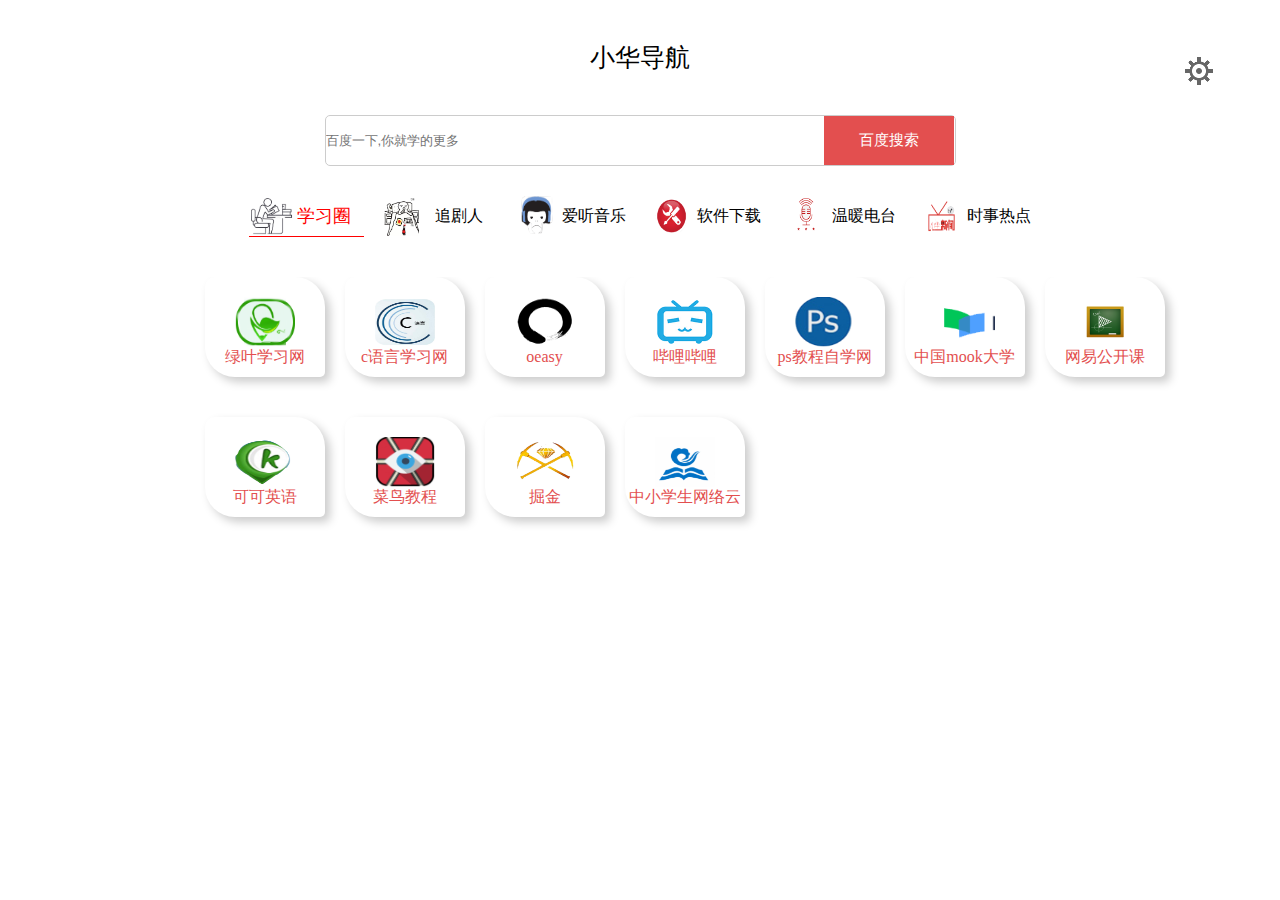
<file: 小华导航/index.html>
<!DOCTYPE html>
<html>
	<head>
		<meta charset="utf-8">
		<title>小华导航-做生活开心的人</title>
		<!-- 设置页面栏logo -->
		<link rel="shortcut icon" href=" ./img/fire.ico" />
		<link href="index.css" rel="stylesheet" />
		<script src="./jquery.min.js"></script>
		<script src="index.js"></script>
	</head>
	<body>
	<div class="outer">
	<div class="top">
		<div id="setting"></div>
		<div class="theme">
			小华导航
		</div>
		<form action="https://www.baidu.com/s?wd=" class="ss" target="_blank">
			<input type="text" placeholder="百度一下,你就学的更多">
			<input type="submit" value="百度搜索"/>
		</form>
		</div>
		<ul class="content-nav"> <!-- 导航栏 -->
			<li class="current">
				学习圈    <!-- -让学习easy -->
			</li>
			<li>
				追剧人      <!-- -让生活充满意义 -->
			</li>
			<li>
				爱听音乐     <!-- -你的世界我来听 -->
			</li>
			<li>
				软件下载    <!-- -拒绝流氓，直接下 -->
			</li>
			<li>
				温暖电台
			</li>
			<li>
				时事热点
			</li>
		</ul>
		 <!-- 导航栏切换内容 -->
		<div class="content"> 
			<dl class="xh-cont1 H">
			<dt><a href="http://www.lvyestudy.com/">绿叶学习网</a></dt>
			<dt><a href="http://c.biancheng.net/">c语言学习网</a></dt>
			<dt><a href="http://oeasy.org/">oeasy</a></dt>
			<dt><a href="https://www.bilibili.com/">哔哩哔哩</a></dt>
			<dt><a href="https://www.16xx8.com/">ps教程自学网</a></dt>
			<dt><a href="https://www.icourse163.org/">中国mook大学</a></dt>
			<dt><a href="https://open.163.com/">网易公开课</a></dt>
			<dt><a href="http://www.kekenet.com/">可可英语</a></dt>
			<dt><a href="https://www.runoob.com/">菜鸟教程</a></dt>
			<dt><a href="https://juejin.cn/">掘金</a></dt>
			<dt><a href="https://ykt.eduyun.cn/ykt/index.html">中小学生网络云平台</a></dt>
			</dl>
			
			<dl class="xh-cont2 H">
			<dt><a href="https://www.ixigua.com/channel/sf/">西瓜视频</a></dt>
			<dt><a href="https://v.qq.com/">腾讯视频</a></dt>
			<dt><a href="https://www.iqiyi.com/">爱奇艺视频</a></dt>
			<dt><a href="https://youku.com/">优酷视频</a></dt>
			<dt><a href="https://www.mgtv.com/">芒果Tv</a></dt>
			<dt><a href="https://iqukantv.net/">去看tv</a></dt>
			<dt><a href="https://www.huya.com/">虎牙视频</a></dt>
			<dt><a href="http://www.hao5.net/">电视直播网</a></dt>
			<dt><a href="https://v.netnr.eu.org/">vip高清解析</a></dt>
			</dl>
			
			<dl class="xh-cont3 H" >
			<dt><a href="https://y.qq.com/">qq音乐</a></dt>
			<dt><a href="https://www.kugou.com/">酷狗音乐</a></dt>
			<dt><a href="https://music.163.com/">网易云音乐</a></dt>
			<dt><a href="http://www.kuwo.cn/">酷我音乐</a></dt>
			<dt><a href="https://music.migu.cn/v3">咪咕音乐</a></dt>
			<dt><a href="https://music.taihe.com/">千千音乐</a></dt>
			<dt><a href="https://www.1ting.com/">一听音乐</a></dt>
			<dt><a href="http://www.5nd.com/">5ND音乐</a></dt>
			<dt><a href="https://music.douban.com/">豆瓣音乐</a></dt>
			</dl>
			
			<dl class="xh-cont4 H">
			<dt><a href="https://pc.qq.com/">腾讯软件中心</a></dt>
			<dt><a href="https://sonic.volf.club/">狼导-音速装机</a></dt>
			<dt><a href="https://www.imf8.cn/">爱免费-博主亲测</a></dt>
			<dt><a href="https://www.xzji.com/">下载集</a></dt>
			<dt><a href="https://crxdl.com/">浏览器插件搜索</a></dt>
			<dt><a href="https://www.chrome666.com/">谷歌浏览器插件</a></dt>
			<dt><a href="https://www.lz80.com/">林哲博客</a></dt>
			</dl>
			
			<dl class="xh-cont5 H">
			<dt><a href="https://www.qingmo.net/">清沫</a></dt>
			<dt><a href="https://www.ximalaya.com/">喜马拉雅</a></dt>
			<dt><a href="https://www.qingting.fm/">蜻蜓fm</a></dt>
			<dt><a href="https://www.lizhi.fm/">荔枝fm</a></dt>
			</dl>
			
			<dl class="xh-cont6 H">
			<dt><a href="https://tophub.today/">今日热榜</a></dt>
			<dt><a href="https://www.enlightent.cn/research/rank/weiboSearchRank">热搜神器</a></dt>
			<dt><a href="https://news.topurl.cn/">每日读报</a></dt>
			</dl>
		</div>
		<div class="BK-change">
			<ul class="list">
				<li>无</li>
				<li>天空蓝</li>
				<li>添加</li>
			</ul>
			
		</div>
		</div>
	</body>
</html>
</file>
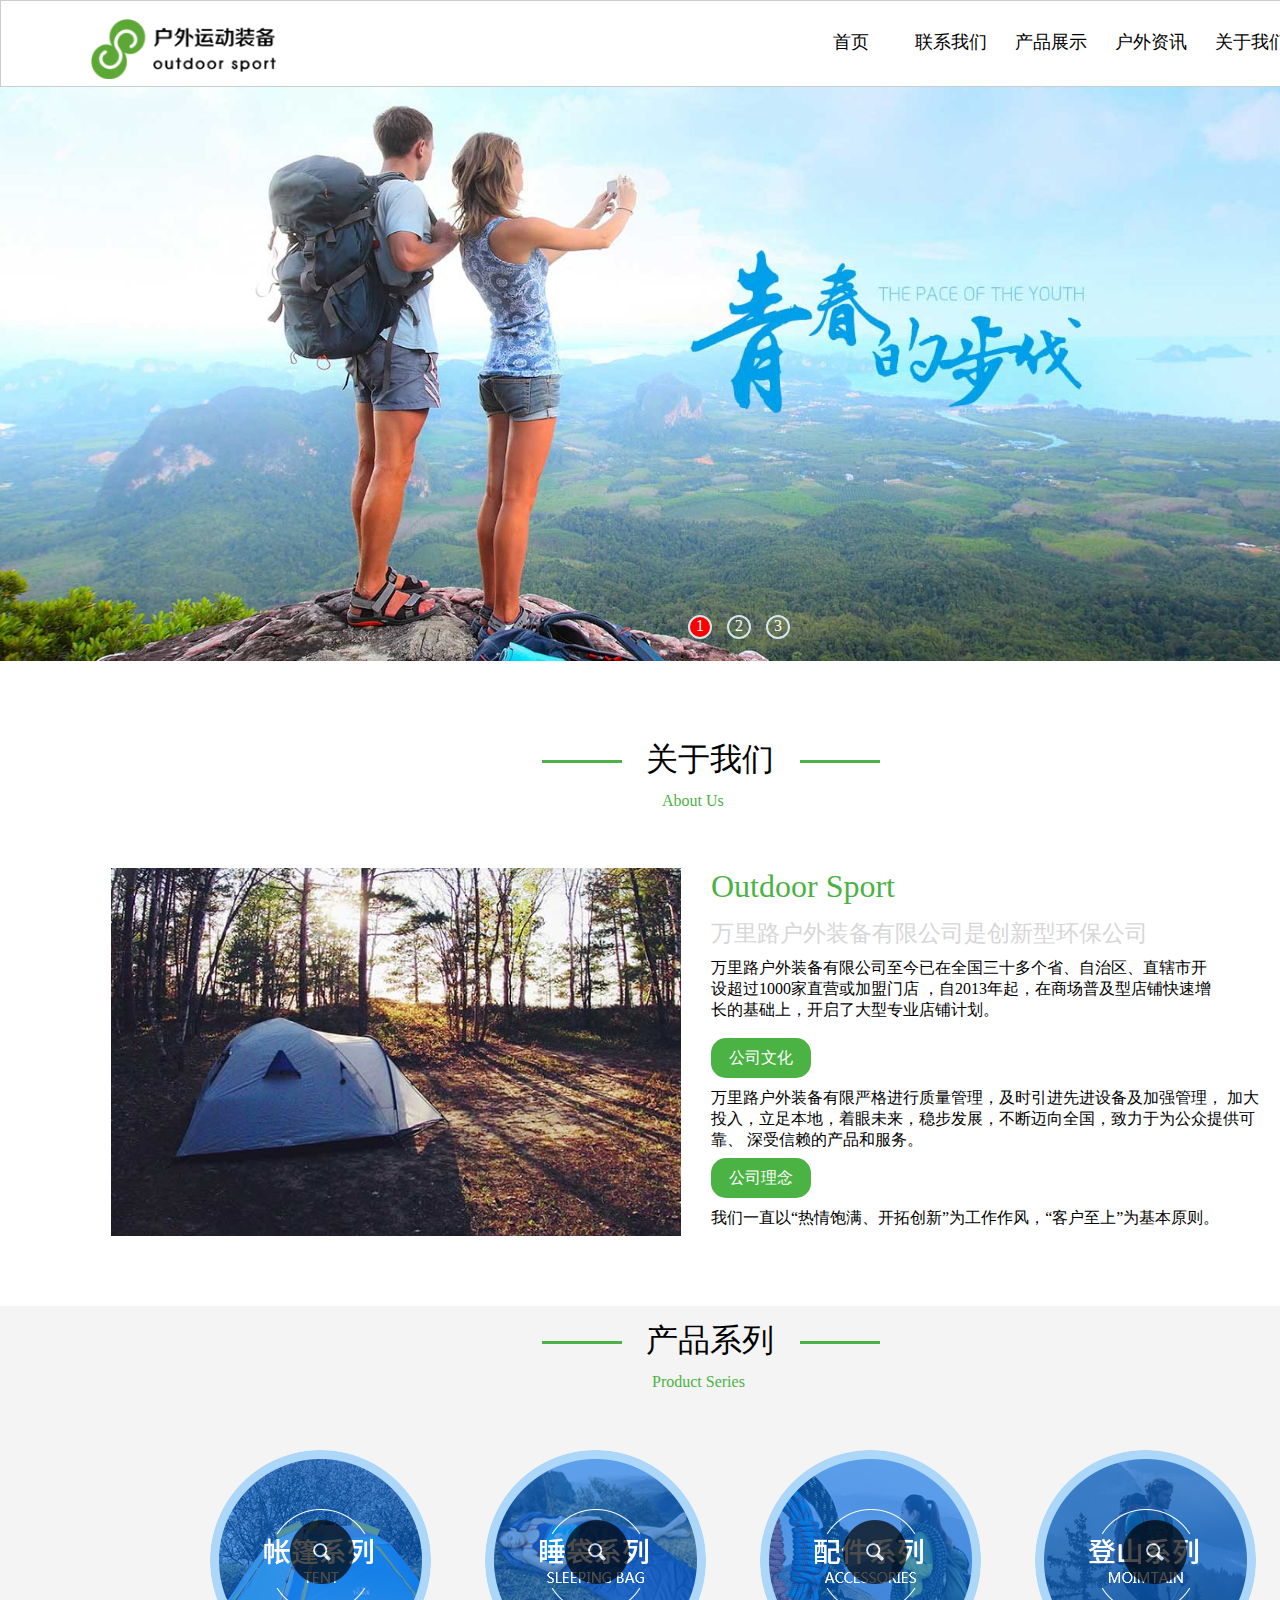
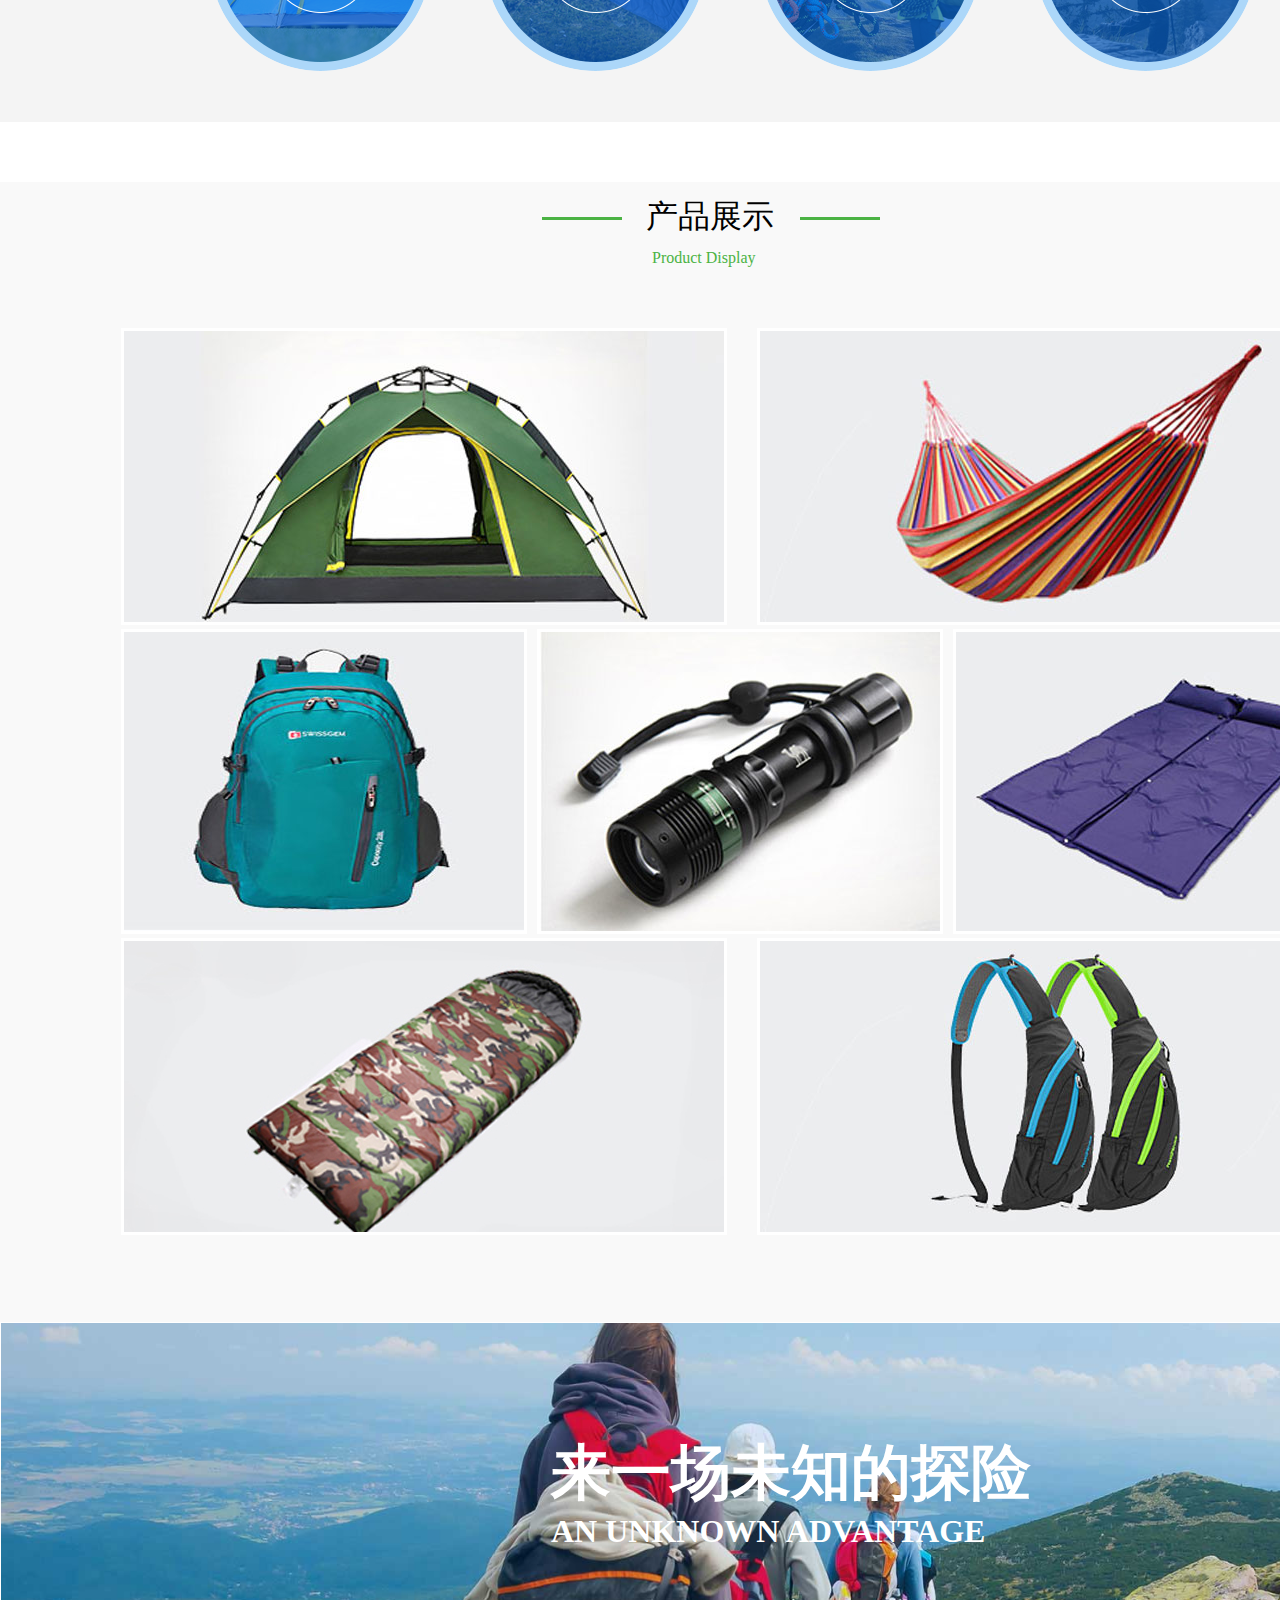
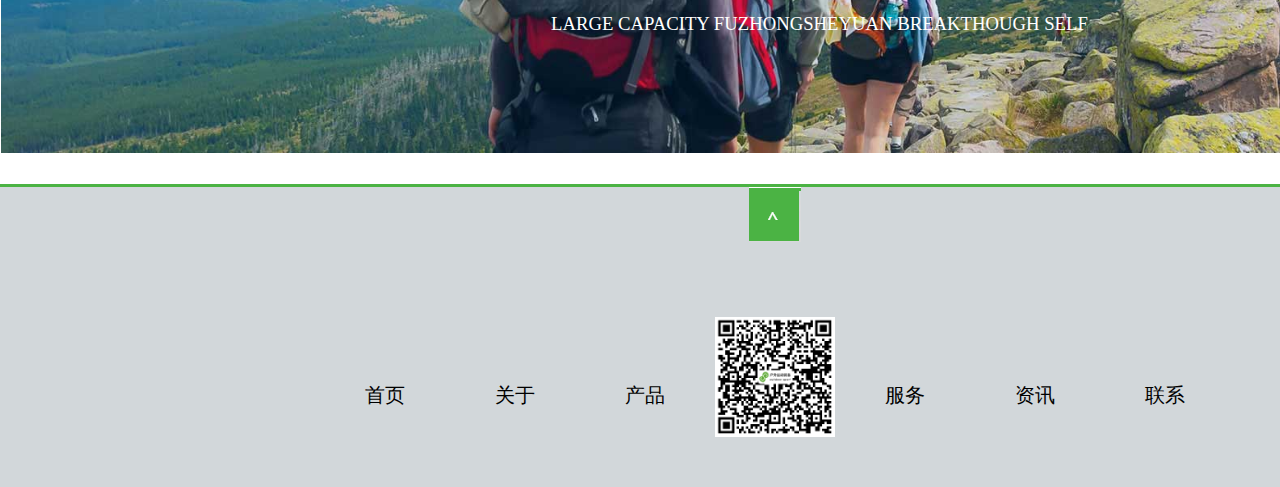
<file: Basics 01/final term01/index.html>
<!DOCTYPE html>
<html>
	<head>
		<meta charset="utf-8">
		<title>户外运动装备</title>
		 <link href="ds.ico" rel="icon" type="image/x-ico">
		<style>
		     body{
		     	cursor: url("Arrow.cur"),auto;
		     }
			 a:hover{
				 cursor: url("Link Select.cur"),auto;
			 }
			*{
				padding: 0;
				margin: 0;
				}
	
			a{
				text-decoration: none;
			}
			.nav{
				width: 1300px;
				height: 85px;
				 border: 1px solid #ccc; 
				margin: 0 auto;
				padding-right: 190px;
			}
			.nav .logo{
				float: left;
				margin-left: 90px;
				margin-top: 18px;
			}
			.nav ul{
				list-style: none; 
				overflow: hidden; /* 消除子系浮动影响 */
			}
			.nav li{
				width: 100px;
				line-height: 82px;
				/* border:solid; */
				float: right;
				text-align: center;
			}
			.nav li a{
				display: block;
				font-size: 18px;
				color: black;
				/* border: solid; */
			}
			.nav li a:hover{
				color: red;
				height: 80px;
				border-bottom: 5px solid #4BB344;
			}
			/* 以上导航栏部分 */
			
			
			.slide{
				height: 578px;
				width: 1490px;
				margin: 0 auto;
				position: relative;
				overflow: hidden; /* 溢出部分隐藏 */
			}
			.sli_img{
				/* cursor: url("Link Select.cur"),auto; */
				position: absolute;
				width: calc(1495px * 3);
				transition: left 1s;
			}
			.sli_img img{
				float: left;
				width: 1490px;
			}
			.circle{
				padding-left: 0px;
				list-style: none;
				position: absolute;
				bottom:20px;
				right: 700px;
				height: 30px;
			}
			.circle li{
				cursor: url("Link Select.cur"),auto;
				float: left;
				 margin-left: 15px;
				width: 20px;
				height: 20px;
				text-align: center;
				border: solid #D3E7F2 2px;
				border-radius: 50%;
				color: #fff;
			}
			/* 以上为轮播图部分 */
			#us,#product,#P_disp{
				width: 1490px;
				overflow: hidden; /* 消除子系浮动 */
				margin: 60px auto;
				 border: solid 1px transparent; 
			}
		.us_top,.product_top,.P_disp_top{
			
			height: 100px;
			 position: relative; 
			 border: 1px solid  transparent ; 
			 margin: 0px atuo;
		    margin-bottom: 40px;
		}
		.us_top h1,.product_top h1,.P_disp_top h1{
			font-family: "微软雅黑";
			font-weight: normal;
			height: 65px;
			line-height: 65px;
			width: 200px;
			margin: 0px auto;
		}
		.line_L{  /* 左线 */
			position: absolute;
			width: 80px;
			height: 3px;
			background-color: #4BB344;
			left: 540px;
			top: 33px;
		}
		.line_R{
			position: absolute;
			background-color: #4BB344;
			width: 80px;
			height: 3px;
			top: 33px;
			right:610px;
			}
			.us_top .small{
				 margin-left: 660px;
			}
			.small{
				height: 20px;
				width: 160px;
				margin-left: 650px;
				color: #4BB344;
			}
			.us_left{
				width: 570px;
				/* border: solid; */
				float: left;
				margin-left: 110px;
				position: relative;
			}
			.us_left .flash{
				position: absolute;
				width: 200px;
				height: 460px;
				 /* border: solid ; */
				left: -240px;
				top: -100px;
				transform: skewX(-30deg);
				background: -webkit-linear-gradient(left,rgba(255,255,255,0)30%, rgba(255,255,255,0.4)50%, rgba(255,255,255,0)100%);
			}
			.us_left:hover .flash{
				transition: 1s;
				left: 1250px;
			}
			.us_right{
				float: right;
				width: 780px;
				height: 376.8px;
				/* border: solid; */
			}
			.us_right h1{
				color: #4BB344;
				font-weight: normal;
				height: 40px;
		        margin-bottom: 10px;
			}
			.p1{
				color: #D7D7D7;
			     margin-bottom: 9px;
				font-size: 23px;
			}
			.p2{
				width: 500px;
				height: 80px;
			}
			.culture dt,.concept dt{
				width: 100px;
				height: 40px;
				line-height: 40px;
				border-radius: 15px;
				text-align: center;
				color: #fff;
				background-color: #4BB344;
				margin-bottom: 10px;
			}
			.culture dd{
				width: 556px;
				height: 70px;
			}
			.concept dd{
				width: 556px;
				height: 50px;
			}
			/* 以上为关于我们的 （about us）*/
			#product{
				background-color: #F4F4F4;
			}
			.product_center{
				width: 1172px;
				height: 270px;
				border: solid 1px transparent; 
				position: relative;
				margin: 0 auto;
			}
			.product_center > img{
				 margin-left: 50px;
			}
			.product_center > img:hover{
				transition: 1s;
				transform: scale(1.2,1.2);
			}
			.product_center a{
				position: absolute;
				visibility: visible;
				/* visibility: visible; */
			}
			
			.product_center .a1{
				top: 70px;
				left: 130px;
			}
			.product_center .a2{
				top: 70px;
				left: 405px;
			}
			.product_center .a3{
				top: 70px;
				right: 425px;
			}
			.product_center .a4{
				top: 70px;
				right: 145px;
			}
			/* 以上为产品系列 */
				
			#P_disp{
				background-color:#F9F9F9;
				margin-bottom: 0px;
			}
			#P_disp .banner{
				width: 1270px;
				height: 990px;
				margin: 0 auto;
				overflow: visible;
				border: solid transparent;
				padding: 0px;
				
			}
			#P_disp .banner .b{
				position: relative;
				float: left;
				overflow: hidden;
				
			}
			#P_disp .banner .b.right2{
				margin-left: 20px;  /* 实现右边对齐 */
			}
			#P_disp .banner .b.right7{
				margin-left: 20px;  /* 实现右边对齐 */
			}
			#P_disp .banner .b p{
				position: absolute;
				top: 400px;
				left: 10px;
				width:97%;
				border:solid;
				height: 98%;
				line-height: 280px;
				text-align: center;
				border: solid transparent;
				color: orange;
				background-color:  rgb(0,0,0,0.3);
				transition: 0.5s;
			}
			#P_disp .banner .b:hover p{
				top: 0px;
				transform: skewY(180deg);
			}
			#P_disp .banner img{
			  margin-left: 10px;
			  border: 3px solid #fff;
			}
			/* 以上为产品展示 */
			.venture{
				margin: 0 auto;
				width: 1550px;
				height: 430px;
				margin-top: 0px;
				position: relative;
				font-weight: bold;
				font-family: "微软雅黑";
				color: #fff;
				border: 1px solid transparent;
				background: url("images/tanxian.jpg") no-repeat;
				background-size: 100% 100%;
			}
			.venture img{
				width: 100%;
			}
			.venture .header{
				position: absolute;
				left: 550px;
				top: 110px;
				font-size: 60px;
			}
			.venture h1{
				position: absolute;
				left: 550px;
				top:190px ;
			}
			.venture h3{
				position: absolute;
				font-weight: lighter;
				left: 550px;
				top: 290px;
			} 
			/* 以上为冒险图加文字 */
			footer{
				width:1550px ;
				height: 300px;
				border-top: solid #4BB344 3px;
				background-color: #D2D7DA;
				margin-top: 30px;
				margin-bottom: 0px;
			}
			footer ul{
				width: 910px;
				height: 160px;
				list-style: none;
				padding-left: 0px;
				margin: 70px auto;
				margin-bottom: 0px;
				border: solid transparent 1px;
			}
			footer ul li{
				width: 130px;
				height: 156px;
				float: left;
				/* border: solid; */
				text-align: center;
			}
			footer ul li a{
				text-decoration: none;
				color: #000;
				font-size: 20px;
				font-family: "微软雅黑";
				line-height: 156px;
			}
			footer ul li a:hover{
				color: red;
			}
			footer .to{
				display: block;
				width: 53px;
				margin: 0 auto;
			}
		</style>
		<script type="text/javascript" src="index.js">	
		</script>
	</head>
	<body onload="init()">
		<div class="nav">
			<div class="logo">
			<img src="./images/outdoor.png" alt="" height="60"></div>
			<ul>
				<li><a href="#us">关于我们</a></li>
				<li><a href="html/outdoor new.html">户外资讯</a></li>
				<li><a href="#P_disp">产品展示</a></li>
				<li><a href="contact us.html">联系我们</a></li>
				<li><a href="#">首页</a></li>
			</ul>
		</div>
		<div class="slide">
			<div class="sli_img" id="sli_img">
				<img src="./images/banner1.jpg" alt="">
				<img src="./images/banner2.jpg" alt="">
				<img src="./images/banner3.jpg" alt="">
			</div>
			<ul class="circle">
				<li class="same">1</li>  <!-- 轮播图原点设置 -->
				<li class="same">2</li>
				<li class="same">3</li>
			</ul>
		</div>
		<div id="us">
			<div class="us_top">
				<h1>关于我们</h1>
				<p class="line_L"></p>
				<p class="line_R"></p>
				<p class="small">About  Us</p>
			</div>
			<div class="us_left">
				<div class="flash"></div>
				<img src="images/about.jpg" alt="" width="570" height="368">
			</div>
			<div class="us_right">
				<h1>Outdoor Sport</h1>
				<p class="p1">万里路户外装备有限公司是创新型环保公司</p>
				<p class="p2">万里路户外装备有限公司至今已在全国三十多个省、自治区、直辖市开设超过1000家直营或加盟门店
				，自2013年起，在商场普及型店铺快速增长的基础上，开启了大型专业店铺计划。
				</p>
				<dl class="culture">
					<dt>公司文化</dt>
					<dd>万里路户外装备有限严格进行质量管理，及时引进先进设备及加强管理，
					加大投入，立足本地，着眼未来，稳步发展，不断迈向全国，致力于为公众提供可靠、
					深受信赖的产品和服务。</dd>
				</dl>
				<dl class="concept">
					<dt>公司理念</dt>
					<dd>我们一直以“热情饱满、开拓创新”为工作作风，“客户至上”为基本原则。
					</dd>
				</dl>
			</div>
		</div>
		<div id="product">
			<div class="product_top">
				<h1>产品系列</h1>
				<p class="line_L"></p>
				<p class="line_R"></p>
				<p class="small">Product Series</p>
			</div>
			<div class="product_center">
				<img src="images/xl1.png" alt="" class="c">
				<a href="" class="a1"><img src="images/sousu.png" alt="" border="0" ></a>
				<img src="images/xl2.png" alt="" class="c">
				<a href="" class="a2"><img src="images/sousu.png" alt="" border="0" ></a>
				<img src="images/xl3.png" alt="" class="c">
				<a href="" class="a3"><img src="images/sousu.png" alt="" border="0" ></a>
				<img src="images/xl4.png" alt="" class="c">
				<a href="" class="a4"><img src="images/sousu.png" alt="" border="0" ></a>
			</div>
		</div>
		<div id="P_disp">
			<div class="P_disp_top">
				<h1>产品展示</h1>
				<p class="line_L"></p>
				<p class="line_R"></p>
				<p class="small">Product Display</p>
			</div>
			<div class="banner">
				<div class="b" ><img src="images/ga4.jpg" alt="" >
				  <p>双人野营帐篷</p>
				</div>
				<div class="b right2" > <img src="images/ga6.jpg" alt=""  >
				<p>户外野营吊床</p>
				</div>
				<div class="b"><img src="images/ga2.jpg" alt="">
				<p>男女运动徒步防泼水登山包</p>
				</div>
				<div class="b"><img src="images/ga3.jpg" alt="">
				  <p>户外野营充电防水手电</p>
				</div>
				<div class="b right5" ><img src="images/ga1.jpg" alt="" >
				   <p>自动充气垫单人睡垫</p>
				</div>
				<div class="b" ><img src="images/ga5.jpg" alt="" >
				  <p>户外春夏季露营袋</p>
				</div>
				<div class="b right7"  ><img src="images/ga7.jpg" alt="" >
				<p>户外斜挎包</p>
				</div>
			</div>
		</div>
		<div class="venture">
			<div class="header">来一场未知的探险</div>
			<h1>AN UNKNOWN ADVANTAGE</h1>
			<h3>LARGE CAPACITY FUZHONGSHEYUAN BREAKTHOUGH SELF</h3>
		</div>
		<footer>
			   <a href="#" class="to"><img src="images/f1.png" alt=""></a>
			<ul>
				<li><a href="">首页</a></li>
				<li><a href="#us">关于</a></li>
				<li><a href="#product">产品</a></li>
				<li><img src="images/f2.png" alt="" width="120"></li>
				<li><a href="">服务</a></li>
				<li><a href="">资讯</a></li>
				<li><a href="">联系</a></li>
			</ul>
		</footer>
	</body>
</html>
</file>
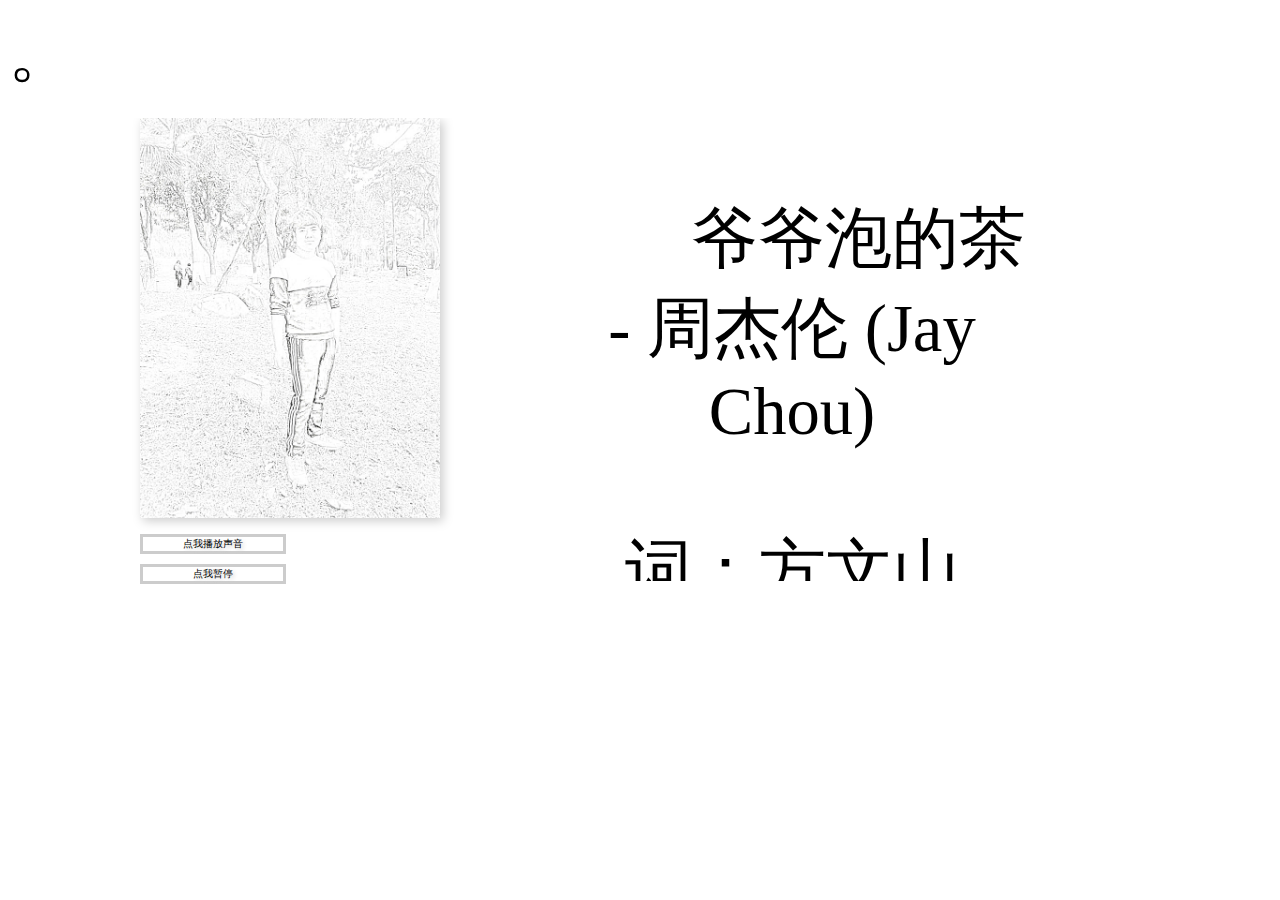
<file: html/我的世界12.html>
<!DOCTYPE html>
<html lang="en">
<head>
	<meta charset="UTF-8">
	<meta name="viewport" content="width=device-width, initial-scale=1.0, maximum-scale=1.0, minimum-scale=1.0, user-scalable=no" />。
	<title>我的世界</title>
	<script src="jquery.min.js"></script>
    <style type="text/css">
    .outer{
    	overflow: hidden;
    	width: 1200px;
    	margin: 20px auto;
    }
    div.small{
    	width: 500px;
    	/*border: solid  ; */
    	text-align: center;
    	float: left;
    }
    .gechi{
    	width: 504px;
    	height: 463px;
    	/*border: solid;*/
    	float: left;
    	overflow: auto;
    	white-space: pre-wrap;
    	text-align: center;
    	font-family: "楷体";
    }
    img{
    	width: 300px;
    	box-shadow: 3px 3px 10px #ccc;

    }
   
    p{
    	margin-top: 0px;
    	text-shadow: 2px 2px 4px #ccc;
    	font-size: 10px;
    	cursor: pointer;
    	border: solid #ccc;
    	width: 140px;
    	margin-left: 100px;
    }
    p:hover{
    	color: #fff;
    	background: red;
    }
    </style>
</head>
<body >
<div class="outer">
<div class="small">
<audio src="爷爷泡的茶-周杰伦.mp3"></audio>
<img src="me.jpg">
<p>点我播放声音</p>
<p class="pause">点我暂停</p>
</div>
<div class="gechi">
	爷爷泡的茶 - 周杰伦 (Jay Chou)

词：方文山

曲：周杰伦

编曲：林迈可

爷爷泡的茶

有一种味道叫做家

陆羽泡的茶

听说名和利都不拿

爷爷泡的茶

有一种味道叫做家

爷爷泡的茶

口感味觉好阿

陆羽泡的茶

像幅泼墨的山水画

山泉在地表蜿蜒

从很久很久以前

我有一张稚气的脸

泉水渗透进矿层岩

爷爷栽种的樟木树苗在上面

犹记得那年

在一个雨天

那七岁的我躲在屋檐

却一直想去荡秋千

爷爷抽着烟

说唐朝陆羽写茶经三卷

流传了千年

那天我翻阅字典

查什么字眼

形容一件事很遥远

天边是否在海角对面

直到九岁才知道浪费时间

这茶桌樟木的横切面

年轮有二十三圈

镜头的另一边跳接我成熟的脸

经过这些年爷爷的手茧

泡在水里会有茶色蔓延

爷爷泡的茶

有一种味道叫做家

没法挑剔它

口感味觉还不差

陆羽泡的茶

听说名和利都不拿

他牵着一匹瘦马在走天涯

爷爷泡的茶

有一种味道叫做家

他满头白发

喝茶时不准说话

陆羽泡的茶

像幅泼墨的山水画

唐朝千年的风沙

现在还在刮

千年那天我翻阅字典

查什么字眼

形容一件事很遥远

天边是否在海角对面

直到九岁才知道浪费时间

这茶桌樟木的横切面

年轮有二十三圈

镜头的另一边跳接我成熟的脸

经过这些年爷爷的手茧

泡在水里会有茶色蔓延

爷爷泡的茶

有一种味道叫做家

没法挑剔它

口感味觉还不差

陆羽泡的茶

听说名和利都不拿

他牵着一匹瘦马在走天涯

爷爷泡的茶

有一种味道叫做家

他满头白发

喝茶时不准说话

陆羽泡的茶

像幅泼墨的山水画

唐朝千年的风沙

现在还在刮

啦啦 啦啦啦啦啦

啦啦 啦啦 啦啦啦啦啦

啦啦 啦啦 啦啦啦啦啦

啦啦 啦啦 啦啦啦啦啦

啦啦 啦啦啦啦啦

啦啦 啦啦 啦啦啦啦啦

啦啦 啦啦 啦啦啦啦啦

啦啦啦啦 啦啦啦啦啦

爷爷泡的茶

有一种味道叫做家

没法挑剔它

口感味觉还不差

陆羽泡的茶

听说名和利都不拿

他牵着一匹瘦马在走天涯

爷爷泡的茶

有一种味道叫做家

他满头白发

喝茶时不准说话

陆羽泡的茶

像幅泼墨的山水画

唐朝千年的风沙

现在还在刮

爷爷泡的茶

有一种味道叫做家

陆羽泡的茶

听说名和利都不拿

爷爷泡的茶

有一种味道叫做家

陆羽泡的茶

像幅泼墨的山水画
</div>
</div>
<script type="text/javascript">
	var op1=document.querySelector("p");
	var op2=document.querySelector("p.pause");
	var oAudio=document.querySelector("audio");
	op1.onclick=function() {
		oAudio.play();
	}
    op2.onclick=function(){
    	oAudio.pause();
    }
</script>
	<script type="text/javascript">
        $(function(){
            resizewin();
            window.οnresize=function(){resizewin()};
            function resizewin() {
                let designSize = 1920; // 设计图尺寸
                let html = document.documentElement;
                let wW = html.clientWidth;// 窗口宽度
                let rem = wW * 100 / designSize; 
                document.getElementsByTagName("html")[0].style.fontSize = rem + 'px';
            }

            $("#tkgb").click(function () {
                $('#tanchu').hide();
            });
            $(".tcbtn").click(function(){
                $("#tanchu").show();
            })


            if ((navigator.userAgent.match(/(phone|pad|pod|iPhone|iPod|ios|iPad|Android|Mobile|BlackBerry|IEMobile|MQQBrowser|JUC|Fennec|wOSBrowser|BrowserNG|WebOS|Symbian|Windows Phone)/i))) {
               $(".footer").css({"padding-bottom": "145px"});
            }
            
        });
    </script> 
</body>
</html>
</file>
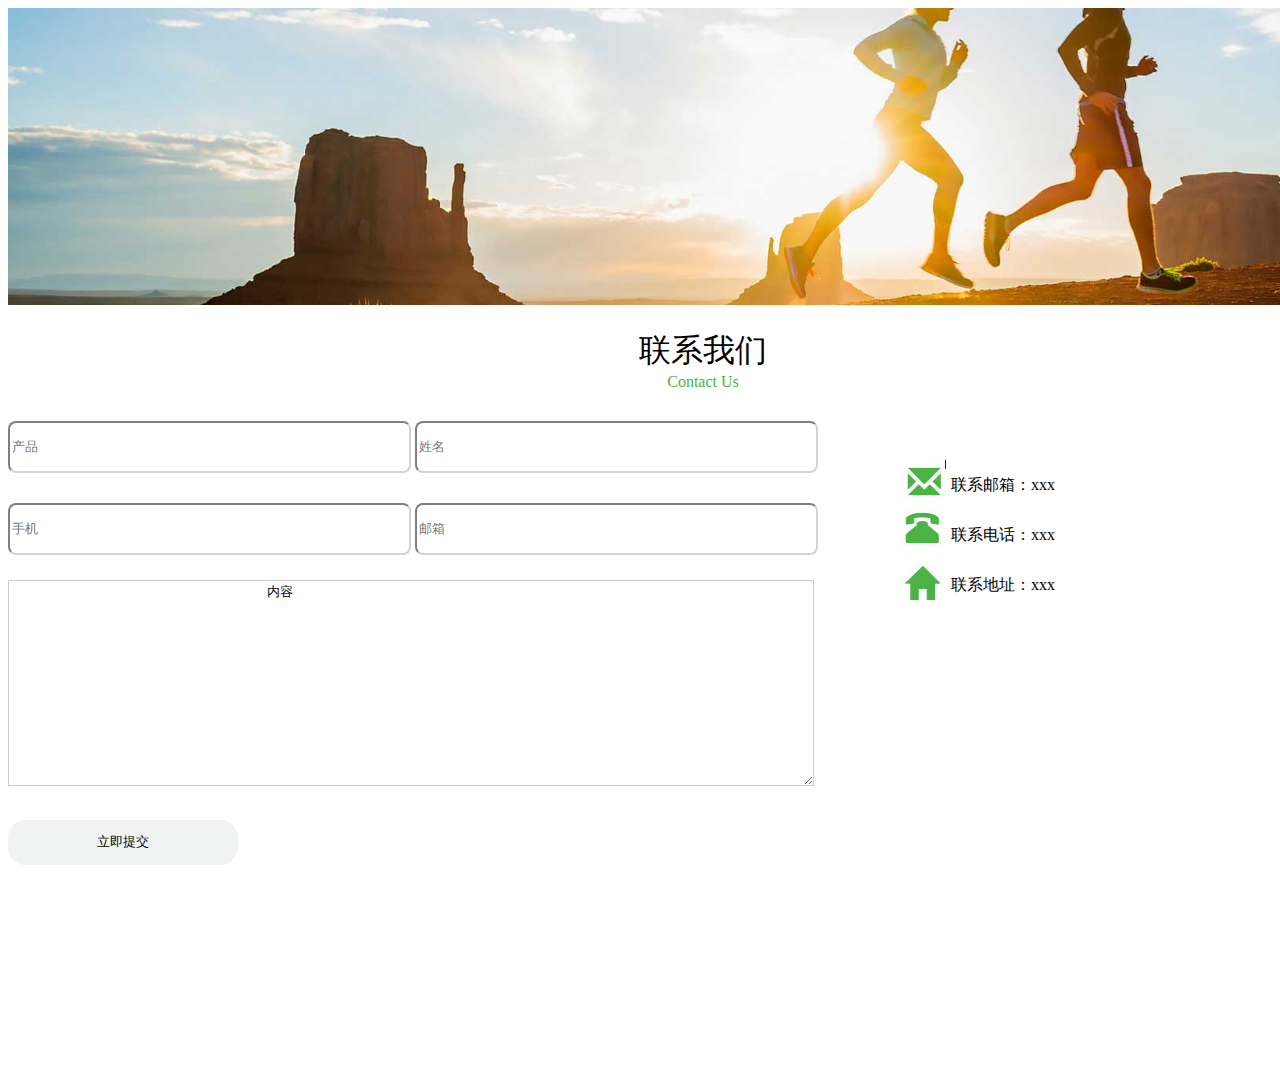
<file: Basics 01/final term01/contact us.html>
<!DOCTYPE html>
<html>
	<head>
		<meta charset="utf-8">
		<title>联系我们</title>
	</head>
	<style>
		body{
			cursor: url("Arrow.cur"),auto;
		}
		.tu{
			width: 1500px;
		}
		h1,p{
		  padding: 0px;
		  margin: 0px;
		}
		.outer{
			width: 1390px;
			height: 730px;
			margin: 10px auto;
			font-family: "隶书";
			/* border: 1px solid; */
		}
		h1{
			text-align: center;
			font-weight: normal;
			margin-top: 20px;
		}
		p{ 
			text-align: center;
			color: #4BB344;
		}
		form{
			 width: 850px;
			 /* border: solid ; */
			 float: left;
		}
		form input{
			width: 395px;
			height: 46px;
			margin-top: 30px;
			border-color: #D3D3D2;
			border-radius: 8px;

		}
		form textarea{
			width: 800px;
			height: 200px;
			margin-top: 25px;
			border-color: #ccc;
			text-align: left;
		}
		#submit{
			width: 230px;
			height: 45px;
			border: solid #F1F3F2;
			border-radius: 18px;
			background-color: #F1F3F2;
			
		}
		#submit:hover{
			background-color: #4BB344;
			border-color: #4BB344;
			 cursor: url("Link Select.cur"),auto;
		}
		ul{
			width: 470px;
			height: 410px;
			list-style: none;
			padding-left: 0px;
			float: left;
			border: solid transparent; 
			padding-top: 50px;
			margin-left: 40px;
		}
		li{
			height: 50px;
			line-height: 50px;
			/* border: solid; */
			padding-left: 50px;
		}
		li.one{
			background: url("images/yx.jpg") no-repeat;
		}
		li.two{
			background: url("images/dh.jpg") no-repeat;
		}
		li.three{
			background: url("images/dz.jpg") no-repeat;
		}
	</style>
	<body>
		<div class="tu">
			<img src="images/contact.jpg" alt="准备" width="1500">
		</div>
		<div class="outer">
		<h1>联系我们</h1>
		<p>Contact Us</p>
		<form action="index.html">
			<input type="text" placeholder="产品">
			<input type="text" placeholder="姓名">
			<input type="password" placeholder="手机"> 
			<input type="email" placeholder="邮箱">
			<textarea >
				内容
			</textarea>
			<br/>
			<input type="submit" value="立即提交" id="submit">
		</form>
			<ul>
				<li class="one">联系邮箱：xxx</li>
				<li class="two">联系电话：xxx</li>
				<li class="three">联系地址：xxx</li>
			</ul>
		</div>
	</body>
</html>
</file>
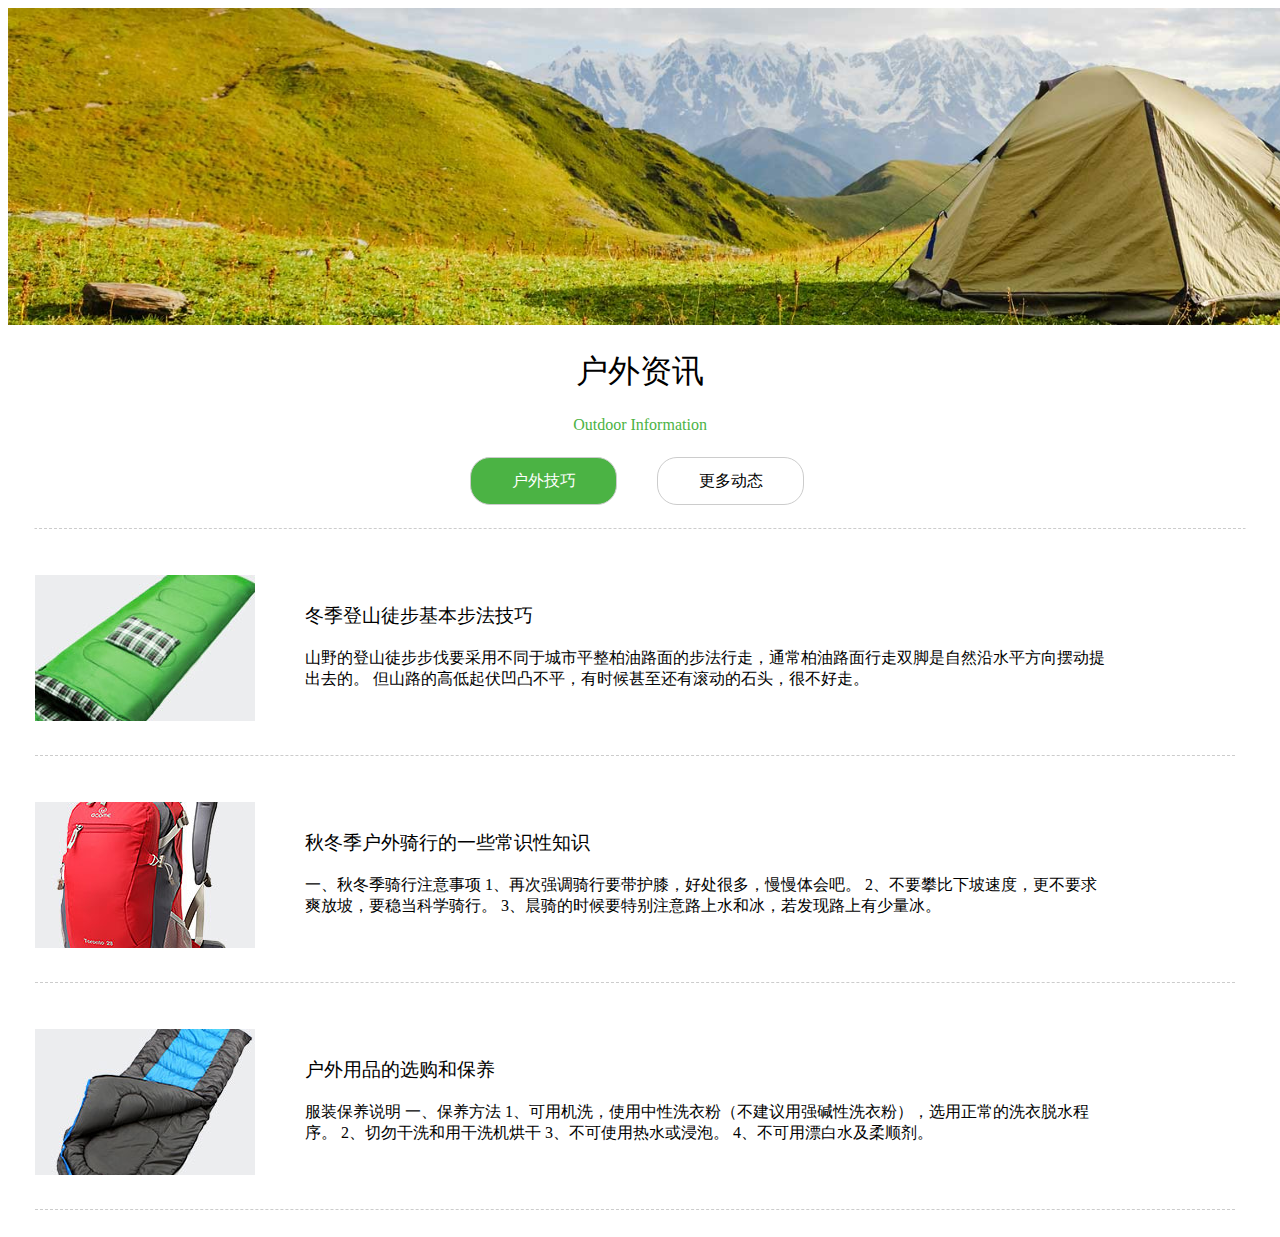
<file: Basics 01/final term01/html/outdoor new.html>
<!DOCTYPE html>
<html>
	<head>
		<meta charset="utf-8">
		<title>户外资讯</title>
		<style>
			body{
				cursor: url("Arrow.cur"),auto;
			}
			h1{
				text-align: center;
				font-weight: normal;
			}
			p.p1{
				text-align: center;
				color: #4BB344;
			}
			.both{
				width: 380px;
				padding-left: 0;
				list-style: none;
				overflow: hidden;
				margin: 20px auto;
				border: solid transparent;
				padding-left: 40px;
				
			}
			.both li{
				width: 145px;
				height: 46px;
				float: left;
				line-height: 46px;
				text-align: center;
				border-radius: 20px;
				color: #fff;
				border: solid 1px #ccc;
				color: #000;
				cursor: url("Link Select.cur"),auto;
			}
			.both li.first{
				background-color: #4BB344;
				margin-right: 40px;
				color: #fff;
			}
			/* 以上为小标题类 */
			.center1{
				width: 1210px;
				overflow: hidden;
				margin: 10px auto;
				border: 1px solid transparent;
				border-top: 1px dashed #ccc;
			}
			.center2{
				width: 1210px;
				overflow: hidden;
				margin: 10px auto;
				border: 1px solid transparent;
				border-top: 1px dashed #ccc;
				display: none;
			}
			dl{
				width: 1200px;
				height: 210px;
				overflow: hidden;
				/* border: solid ; */
				border-bottom: 1px dashed #ccc;
			}
			dt{
				width: 225px;
				height: 149px;
				float: left;
				margin-top: 30px;
				/* border: solid; */
			}
			dd{
				width: 800px;
				height: 160px;
				float: right;
				/* border: solid; */
				margin-top:40px;
			    font-weight: lighter;
				margin-right: 130px;
				
			}
			dd h3{
				font-weight: lighter;
			}
		</style>
	</head>
	<body>
		<img src="img/news.jpg" alt="" width="1600px">
		<h1>户外资讯</h1>
		<p class="p1">Outdoor Information</p>
		<ul class="both">
			<li class="first">户外技巧</li>
			<li class="second">更多动态</li>
		</ul>
		<div class="center1">
		<dl>
			<dt><img src="img/news9.jpg" alt=""></dt>
			<dd>
				<h3>冬季登山徒步基本步法技巧</h3>
				<p>山野的登山徒步步伐要采用不同于城市平整柏油路面的步法行走，通常柏油路面行走双脚是自然沿水平方向摆动提出去的。
				但山路的高低起伏凹凸不平，有时候甚至还有滚动的石头，很不好走。</p>
			</dd>
		</dl>
		<dl>
			<dt><img src="img/news7.jpg" alt=""></dt>
			<dd>
				<h3>秋冬季户外骑行的一些常识性知识</h3>
				<p>一、秋冬季骑行注意事项 1、再次强调骑行要带护膝，好处很多，慢慢体会吧。 2、不要攀比下坡速度，更不要求爽放坡，要稳当科学骑行。
				 3、晨骑的时候要特别注意路上水和冰，若发现路上有少量冰。</p>
			</dd>
		</dl>
		<dl>
			<dt><img src="img/news11.jpg" alt=""></dt>
			<dd>
				<h3>户外用品的选购和保养</h3>
				<p>服装保养说明 一、保养方法 1、可用机洗，使用中性洗衣粉（不建议用强碱性洗衣粉），选用正常的洗衣脱水程序。 2、切勿干洗和用干洗机烘干 
				3、不可使用热水或浸泡。 4、不可用漂白水及柔顺剂。</p>
			</dd>
		</dl>
		</div>
		<div class="center2">
			<dl>
				<dt><img src="img/news6.jpg" alt=""></dt>
				<dd>
					<h3>中国首次举办自行车户外用品专馆</h3>
					<p>明年4月，第22届中国国际自行车展览会中首次开设的自行车骑行运动户外用品馆颇受展商青睐，
					报名火热，虽然距2012年4月26日至29日展会还有近半年时间，但计划开办的户外用品馆展位预订已超过90%，成为2012“中国展”的一个新亮点。
					</p>
				</dd>
			</dl>
			<dl>
				<dt><img src="img/news10.jpg" alt=""></dt>
				<dd>
					<h3>户外用品外贸企业欲一次性清仓</h3>
					<p>这几天来，18创富库存清仓平台异常火热，不少读者都对这里登出的库存产品很感兴趣，希望尽快与卖家取得联系。
					昨天，又有一家专做出口生意的户外用品外贸公司找到了18创富，希望能尽快处理掉一批库存。</p>
				</dd>
			</dl>
			<dl>
				<dt><img src="img/news8.jpg" alt=""></dt>
				<dd>
					<h3>户外行业探险而不冒险</h3>
					<p>如今，提起户外运动，不仅很多人熟知，还有很多人积极参与，
					继而推动户外用品市场不断升温。户外用品行业就如同一块令人垂涎的大蛋糕
					，越来越多的泉州鞋服企业加入了户外用品行业没有硝烟的“蛋糕争夺战”。
					那么，中国户外运动市场现状如何？</p>
				</dd>
			</dl>
		</div>
		<script type="text/javascript">
			var li=document.getElementsByTagName('li');
			var center1=document.getElementsByClassName('center1')[0];
			var center2=document.getElementsByClassName('center2')[0];
			li[1].onclick=function(){
				this.style.backgroundColor='#4BB344';
				this.style.color='#fff';
				li[0].style.backgroundColor='#fff'
				li[0].style.color='#000';
				center1.style.display='none';
				center2.style.display='block'
			}
			li[0].onclick=function(){
				this.style.backgroundColor='#4BB344';
				this.style.color='#fff';
				li[1].style.backgroundColor='#fff'
				li[1].style.color='#000';
				center1.style.display='block';
				center2.style.display='none';
			}
			
		</script>
	</body>
</html>
</file>
<file: 小华导航/index.css>
ul{
		   list-style: none;
		   padding-left: 0;
	   }
   input,select,option,textarea{
	   outline: none;
	   background-color: transparent;
	   }
   .outer{
	   width: 1111px;
	   margin: 0 auto;
	   }
   .top .theme{
	   font-family: "华文仿宋";
	   width: 100px;
	   text-align: center;
	   font-size: 25px;
	   margin: 40px auto;
	   border: 1px solid transparent;
   }
   .top #setting{
	       width: 42px;
	       height: 42px;
	       cursor: pointer;
	       background: url("./img/setting.png") center center no-repeat rgba(255, 255, 255, 0.5);
	       position: absolute;
		   right: 60px;
		   top: 50px;
   }
   .top .ss{
	   width: 629px;
	   height: 49px;
	   margin: 30px auto;
	   border: 1px solid #ccc;
	   border-radius: 5px;
   }
    .top .ss input:first-child{
		display: inline-block;
		width: 500px;
		height: 40px;
		border-radius: 5px;
		border:none;
		padding: 0;
	}
	 .top .ss input:last-child{
		 display: inline-block;
		 height: 49px;
		 padding: 0;
		 border: none;
		 cursor: pointer;
		 width: 130px;
		 margin-left: -6px;
		 background-color: #e34f4f;
		 color: #fff;
		 font-size: 15px;
		 outline: none;
	 }
	 
	 /* 内容部分 */
	 ul.content-nav{
		 width: 872px;
		 height: 65px;
		 overflow: hidden;
		 margin: 0px auto;
		 padding-left: 50px;
	 }
	 /* 增加导航栏类 */
	 .current{
		 border-bottom:1px solid red ;
		 color: red;
		 font-size: 18px;
		 background-size:40px 40px !important;
	 }
	 /* 增加鼠标背景类 */
	 .bkchange{
		background: url("imgs/bcimg.png");
	 }
	 /* 增加旋转类 */
	 .xuanzuan{
		 transform: rotate(360deg);
		 transition: 2s;
	 }
	  ul.content-nav li{
		  cursor: pointer;
		  width: 80px;
		  height: 40px;
		  line-height: 40px;
		  float:left;
		   /* border:1px solid; */
		  margin-left: 20px;
		  text-align: center;
		  padding-left: 35px; 
		  font-family: "楷体";
		  background-origin: border-box;
	  }
	   ul.content-nav li:nth-child(1){
		   background: url("img/study.png") no-repeat left center ;
		   background-size: 45px 45px !important;
	   }
	   ul.content-nav li:nth-child(2){
	   		   background: url("img/video.png") no-repeat;
	   		   background-size: 35px 40px;
	   }
	   ul.content-nav li:nth-child(3){
	   		   background: url("img/audio.png") no-repeat;
	   		   background-size: 35px 40px;
	   }
	   ul.content-nav li:nth-child(4){
	   		   background: url("img/down.png") no-repeat;
	   		   background-size: 35px 40px;
	   }
		ul.content-nav li:nth-child(5){
	   		   background: url("img/dt.png") no-repeat;
	   		   background-size: 35px 40px;
	   }
		ul.content-nav li:nth-child(6){
	   		   background: url("img/news.png") no-repeat;
	   		   background-size: 35px 40px;
	   } 
	   .content{
		   position: relative;
		   height: 300px;
	   }
	   .H{
		    overflow: hidden; 
			padding-left: 100px;
			position: absolute;
			
	   }
	   /* 默认样式 */
	   .H dt{
		   width: 120px;
		   height: 100px;
		   text-align: center;
		   line-height: 160px;
		   float: left;
		   margin-left: 20px;
		   margin-bottom: 40px;
		   box-shadow: 5px 5px 10px #ccc;
		   border-radius: 10px 30px 5px;
	   }
	   
	   .H dt a{
		   display: inline-block;
		   text-decoration: none;
		   width: 100%;
		   height: 100%;
		   color: #E34F4F;
	   }
	   /* 背景设置按钮 */
	   .BK-change{
		   display: none;
		   position: absolute;
		   width: 200px;
		   height: 200px;
		   border: solid 1px transparent;
		   border-radius: 9px;
		   box-shadow: 5px 6px 9px #ccc;
		   top: 20px;
		   right: 110px;
		   }
		   .BK-change .list{
			   overflow: hidden;
			   margin-top: 0;
		   }
		   /* 背景设置格子 */
	   .BK-change li{
		   width: 70px;
		   height: 60px;
		   line-height: 60px;
		   border-radius: 20px 10px 20px;
		   float: left;
		   text-align: center;
		   border: 1px solid pink;
		   color: #E34F4F;
		   margin-left: 20px;
		   margin-top: 4px;
		   cursor: pointer;
		   color: #FFC0CB;
		   }
		   /* 主页背景添加类 */
</file>
